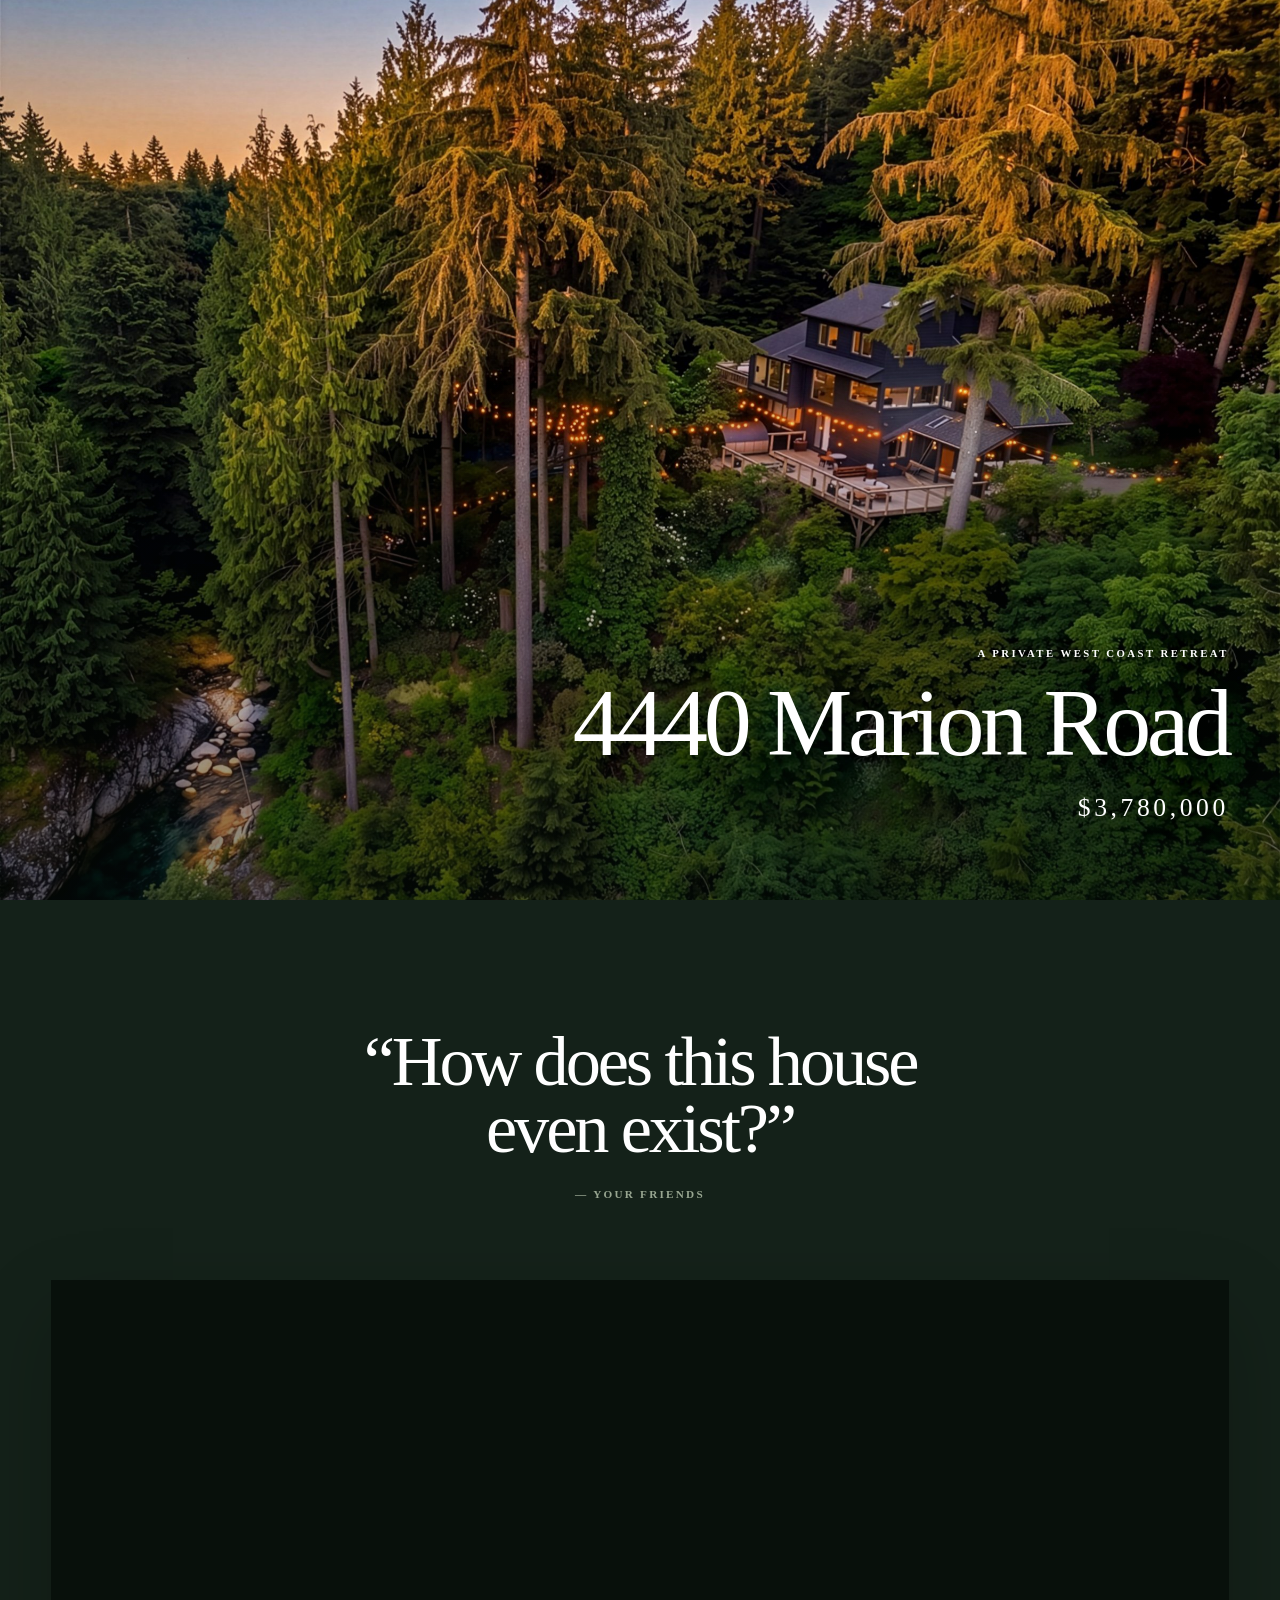
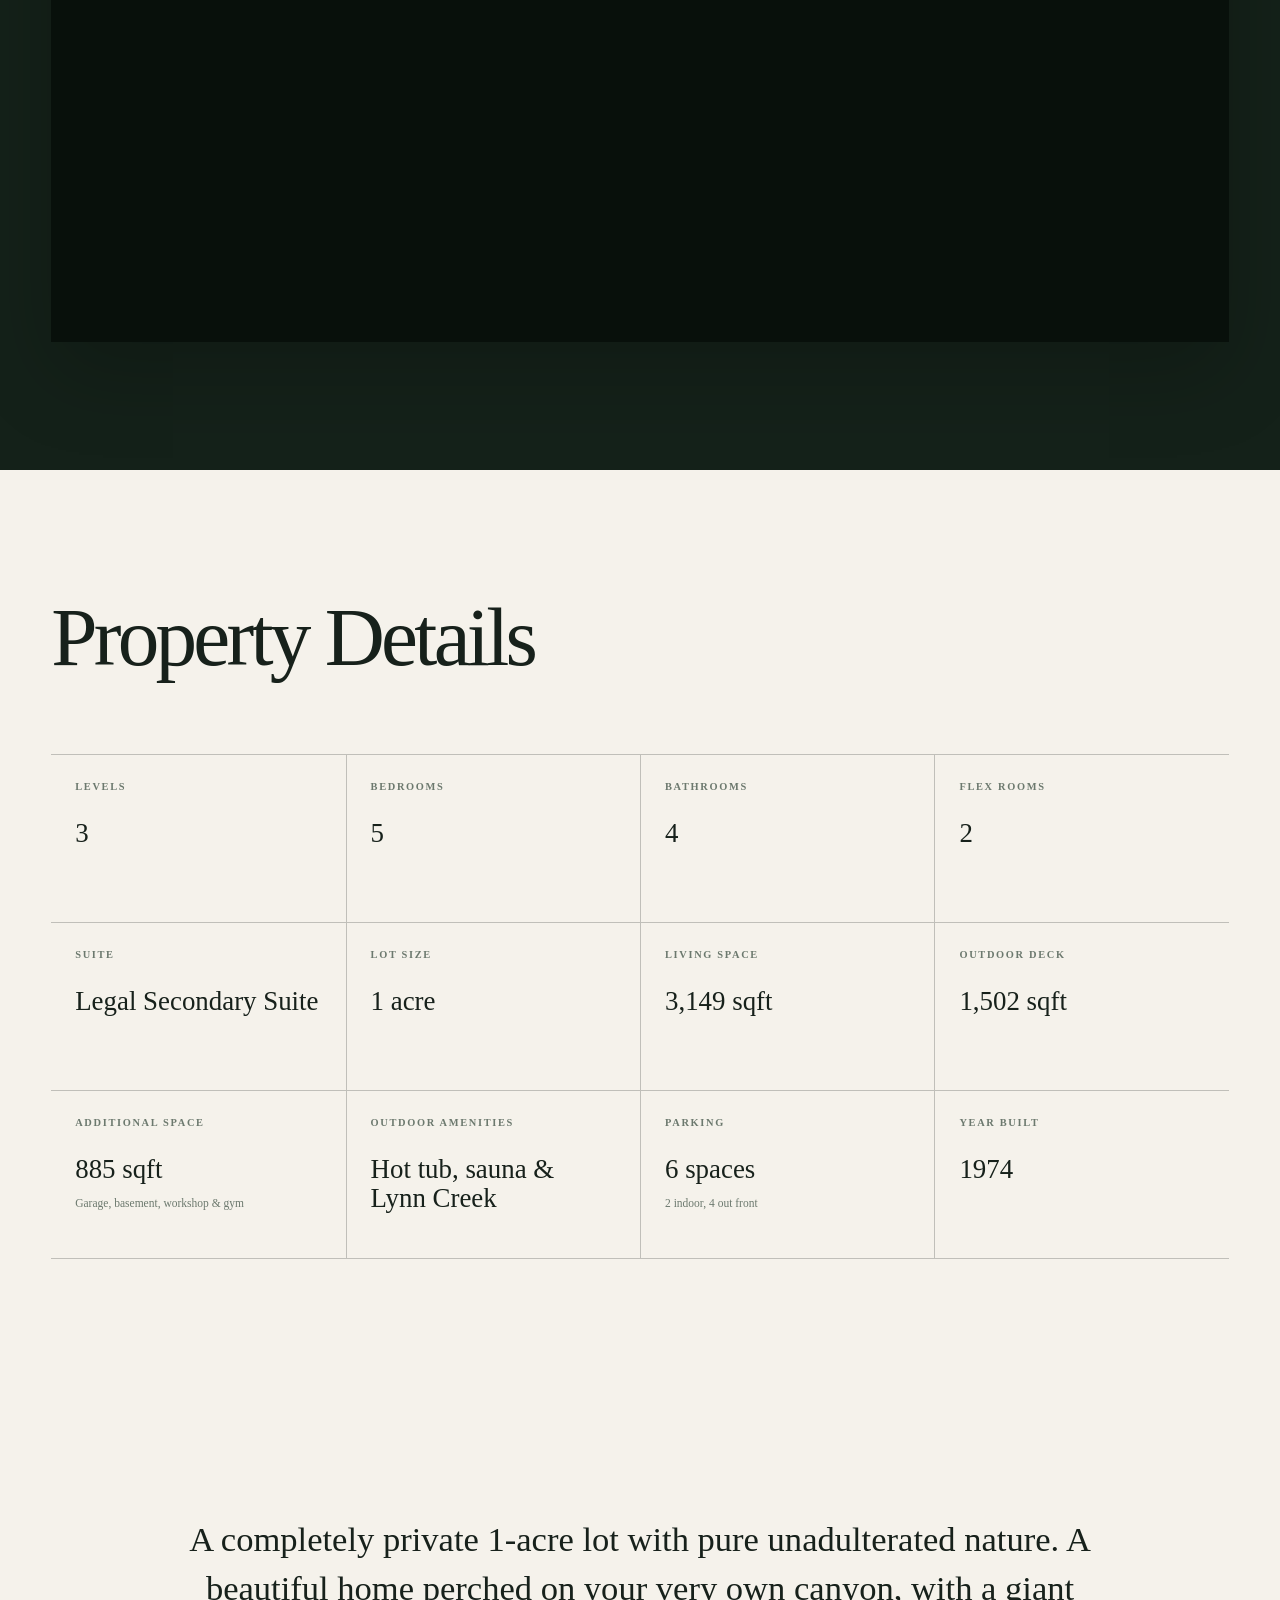
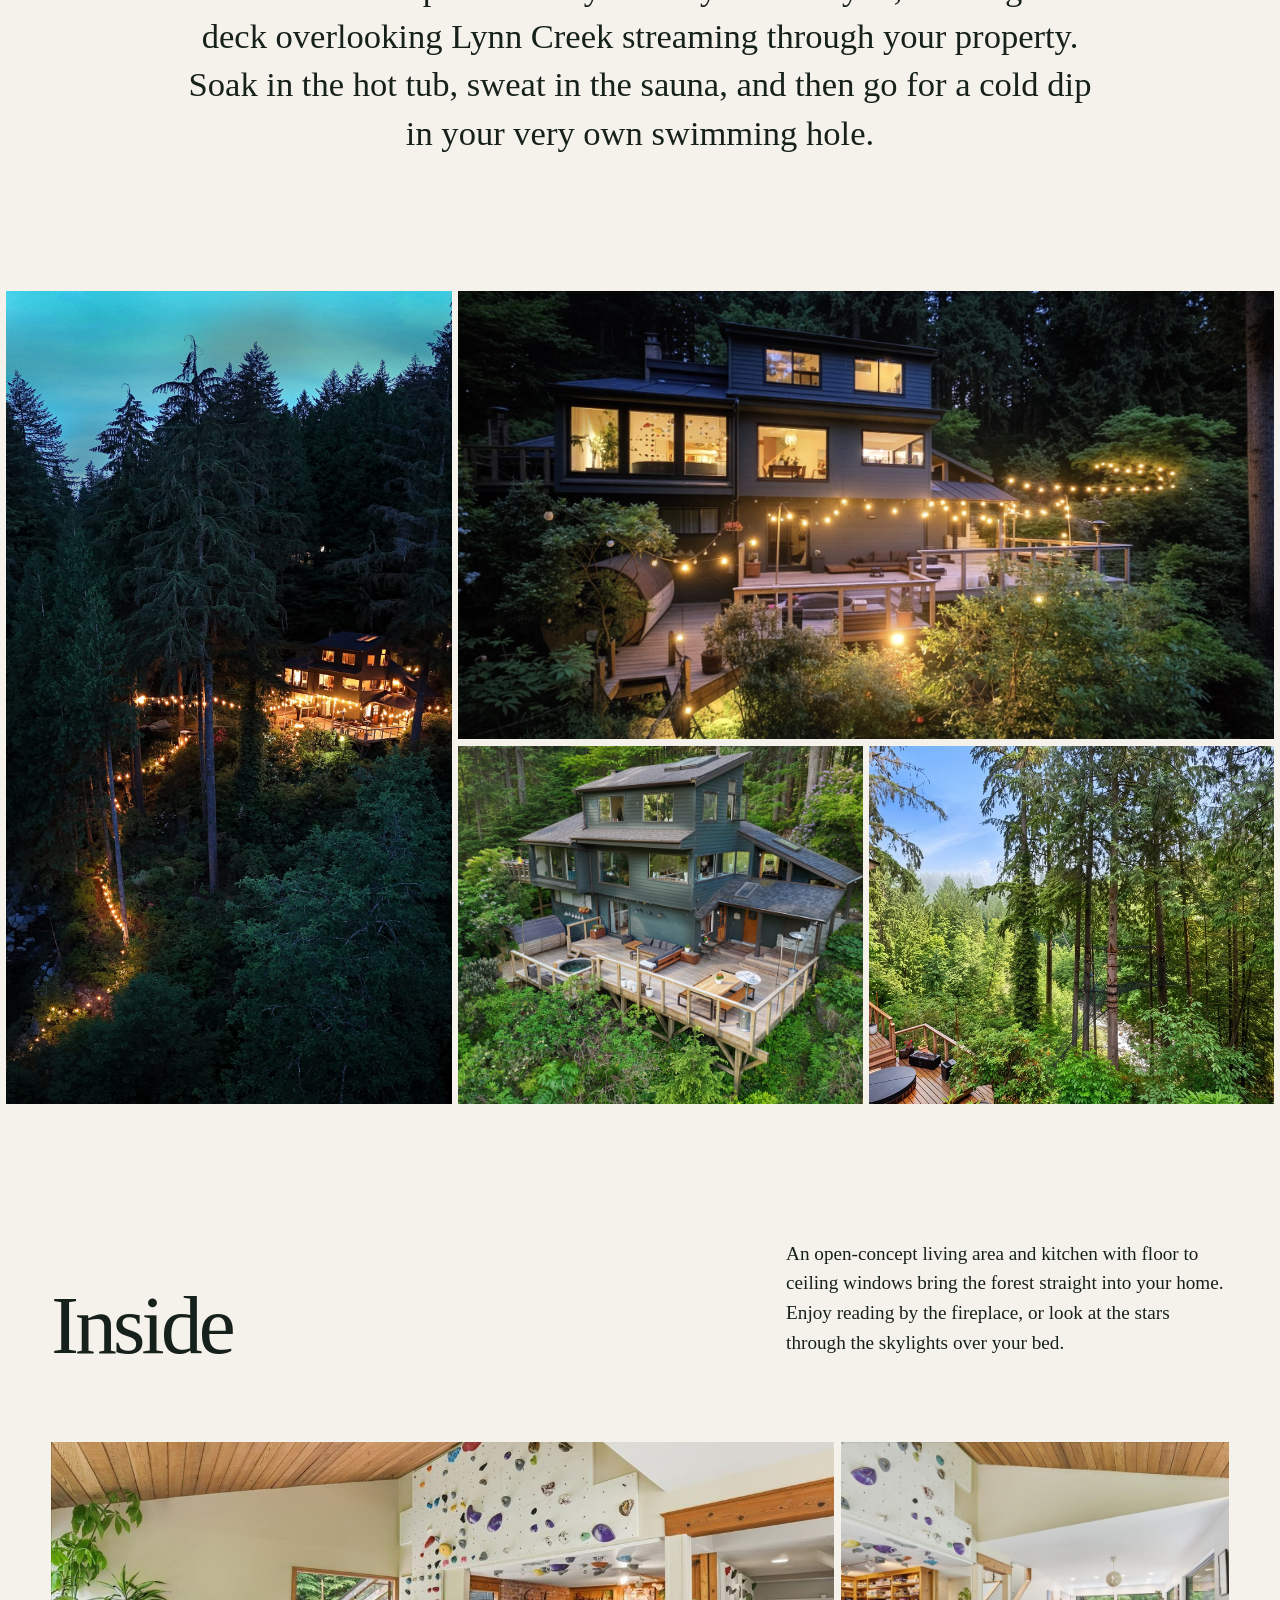
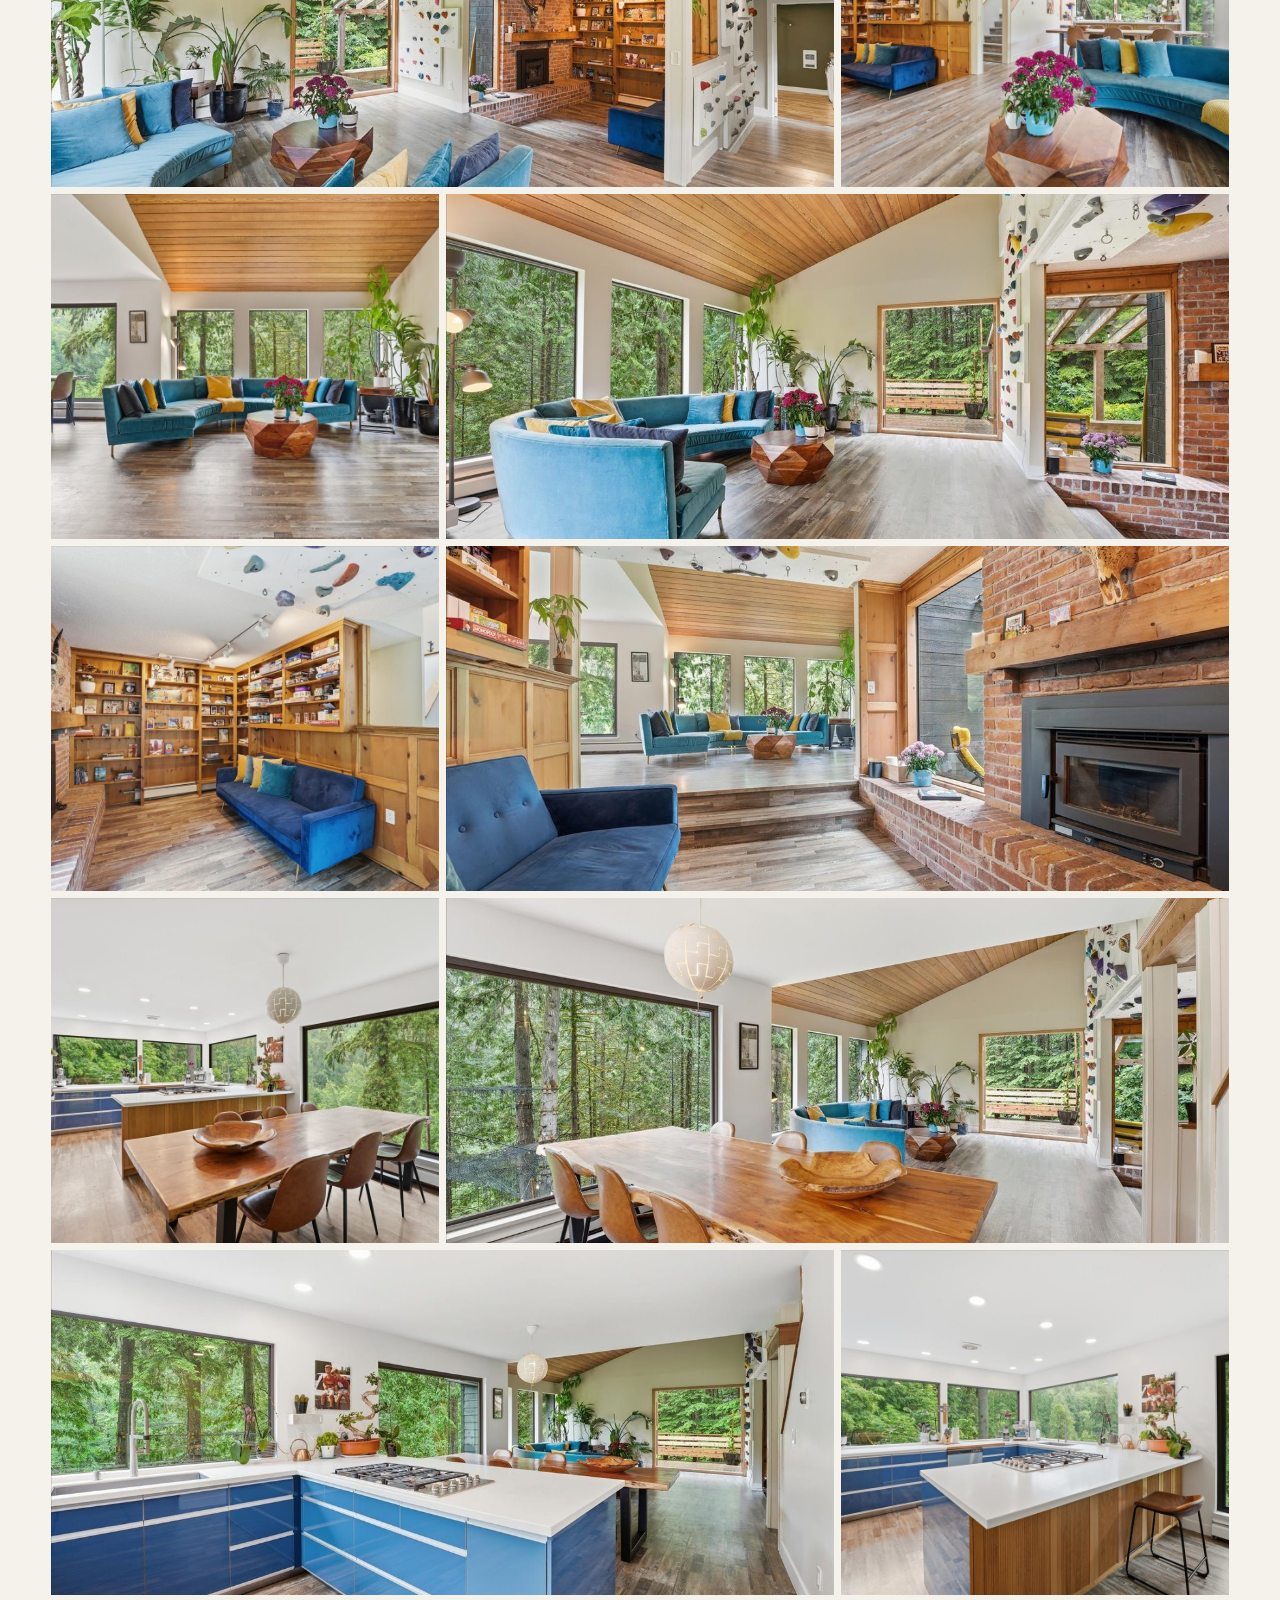
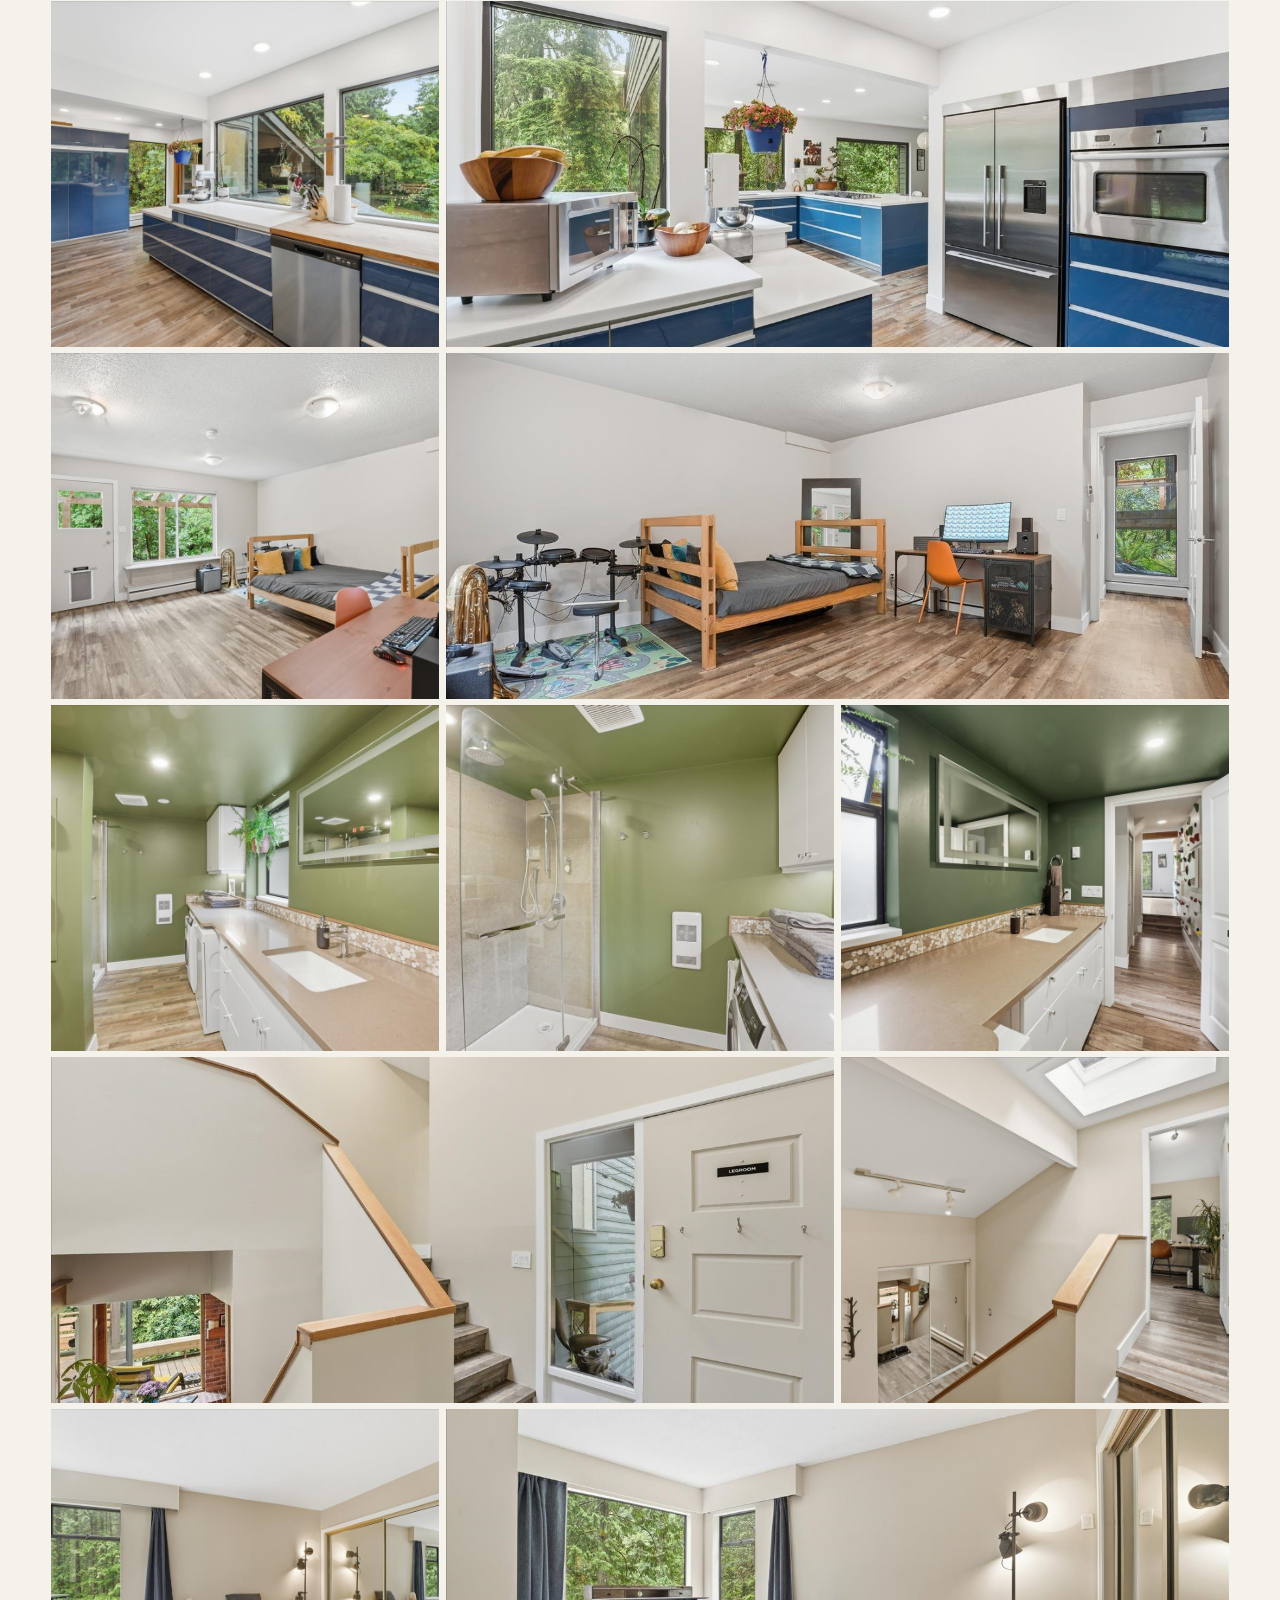
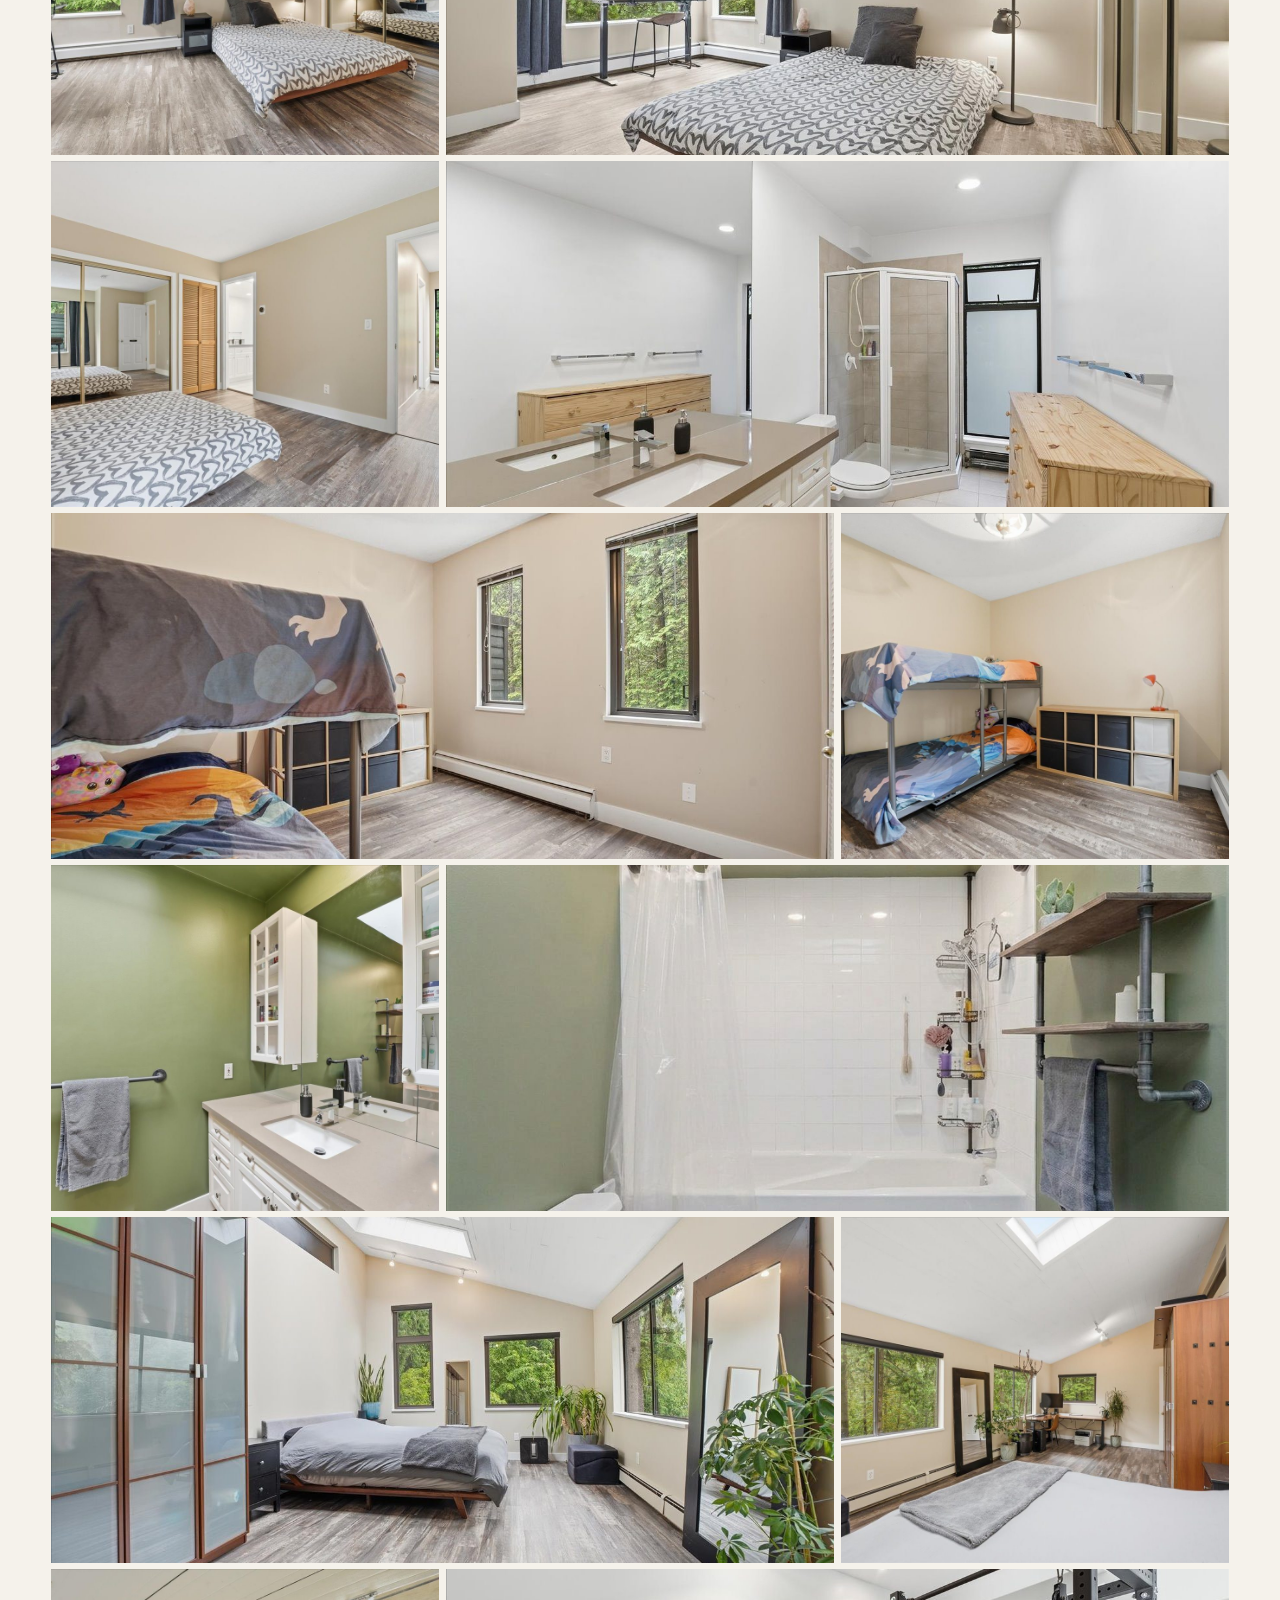
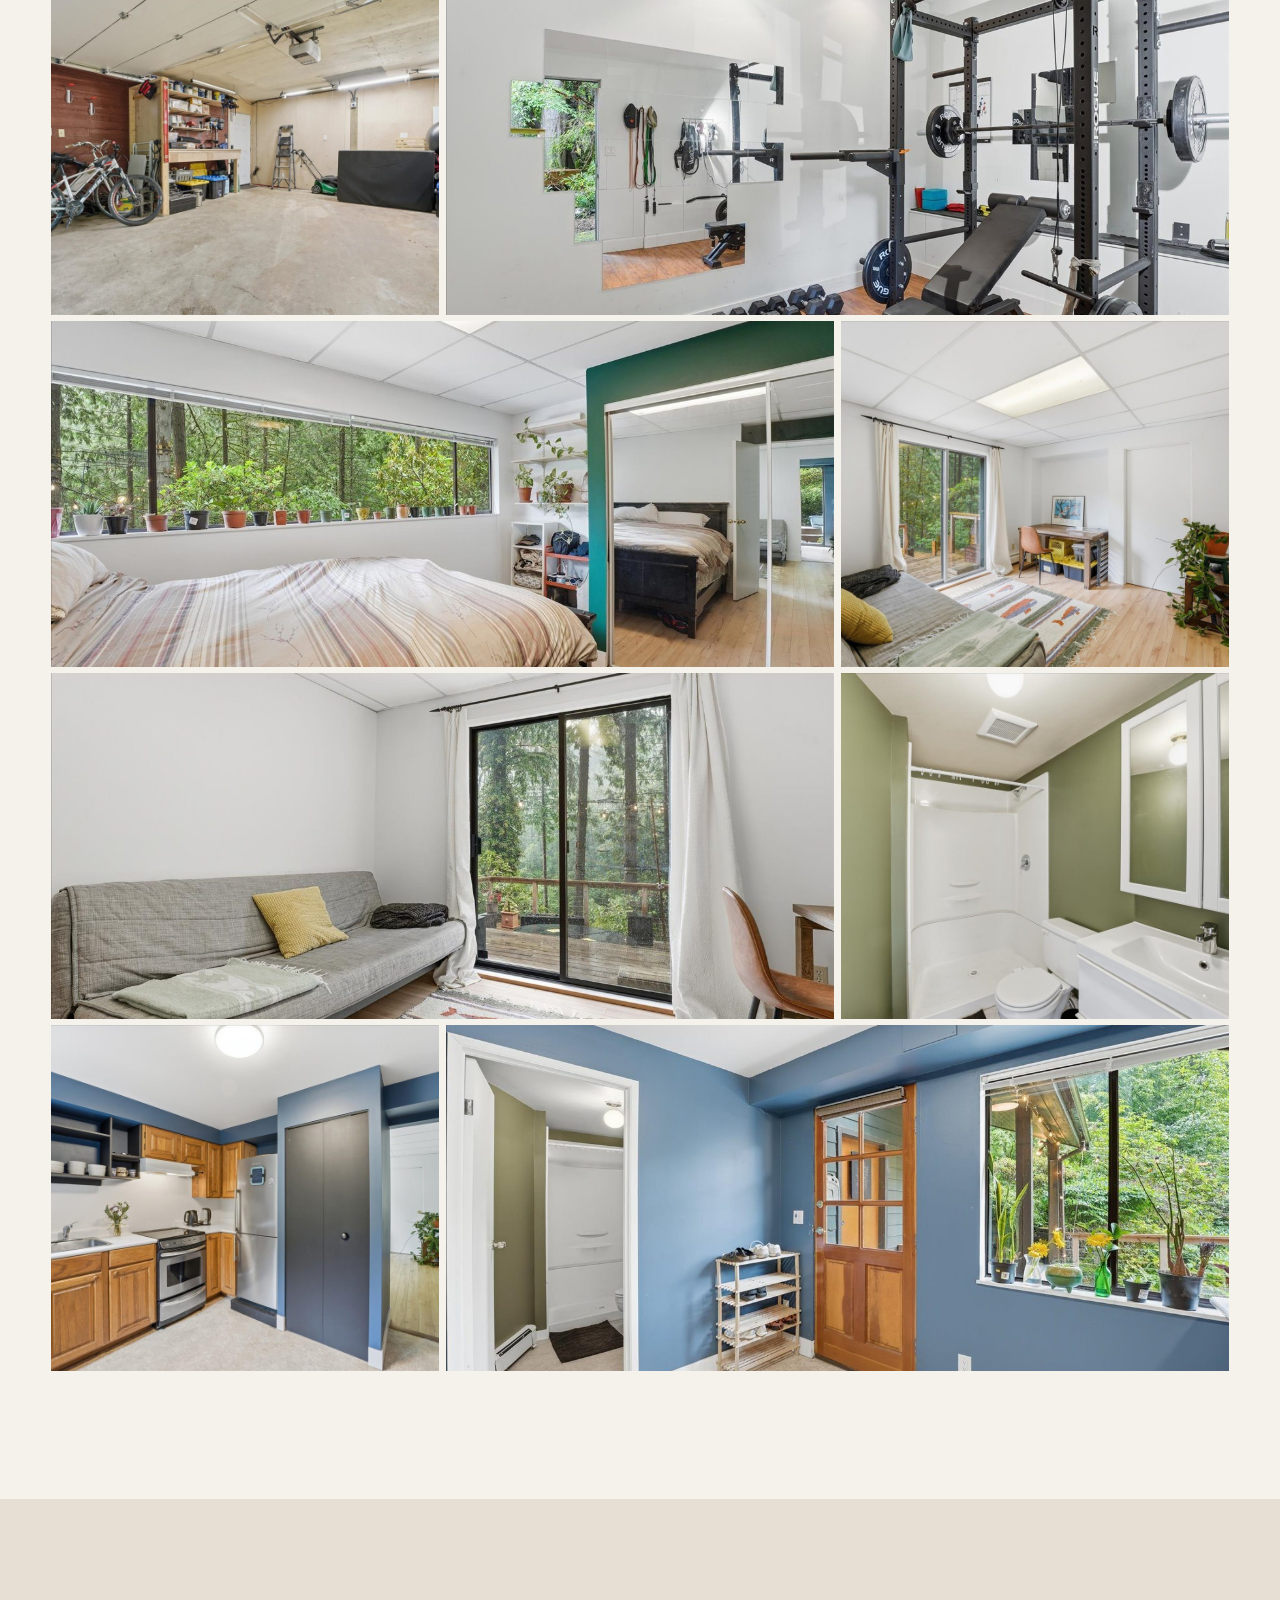
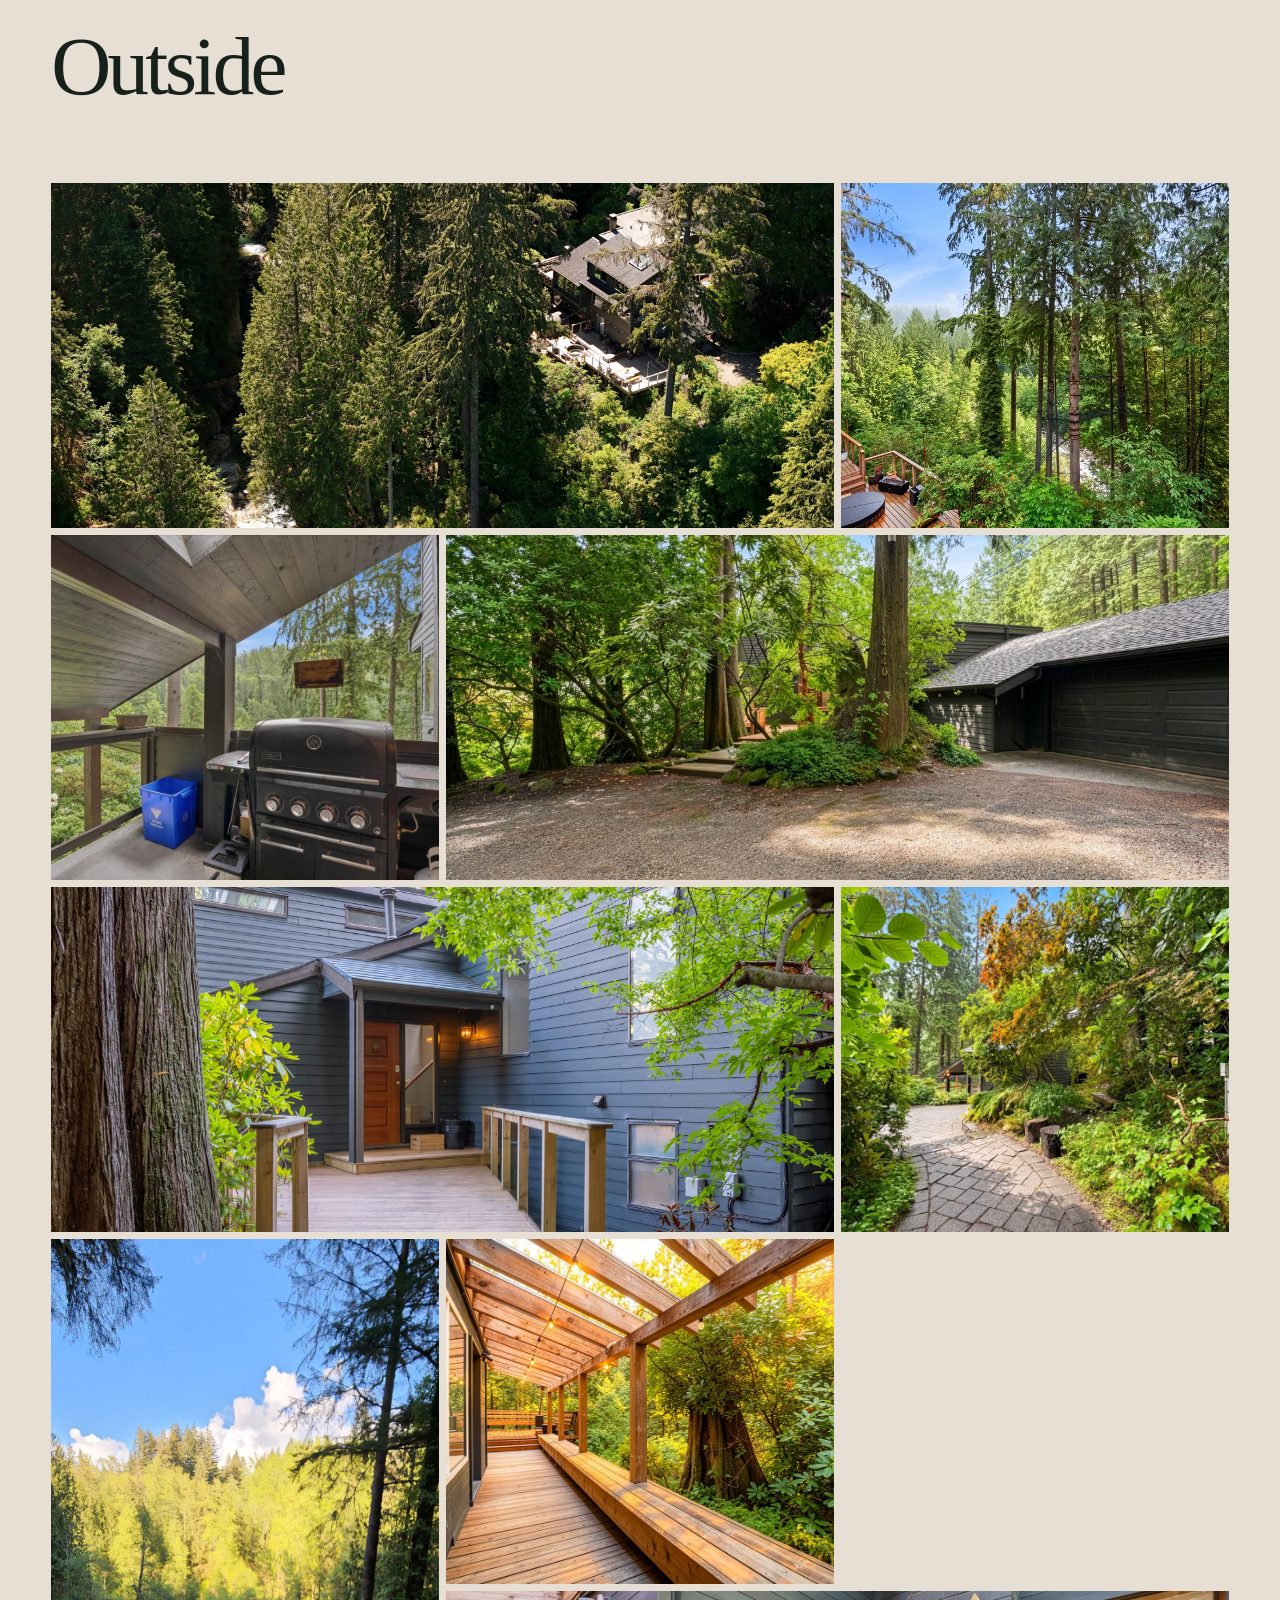
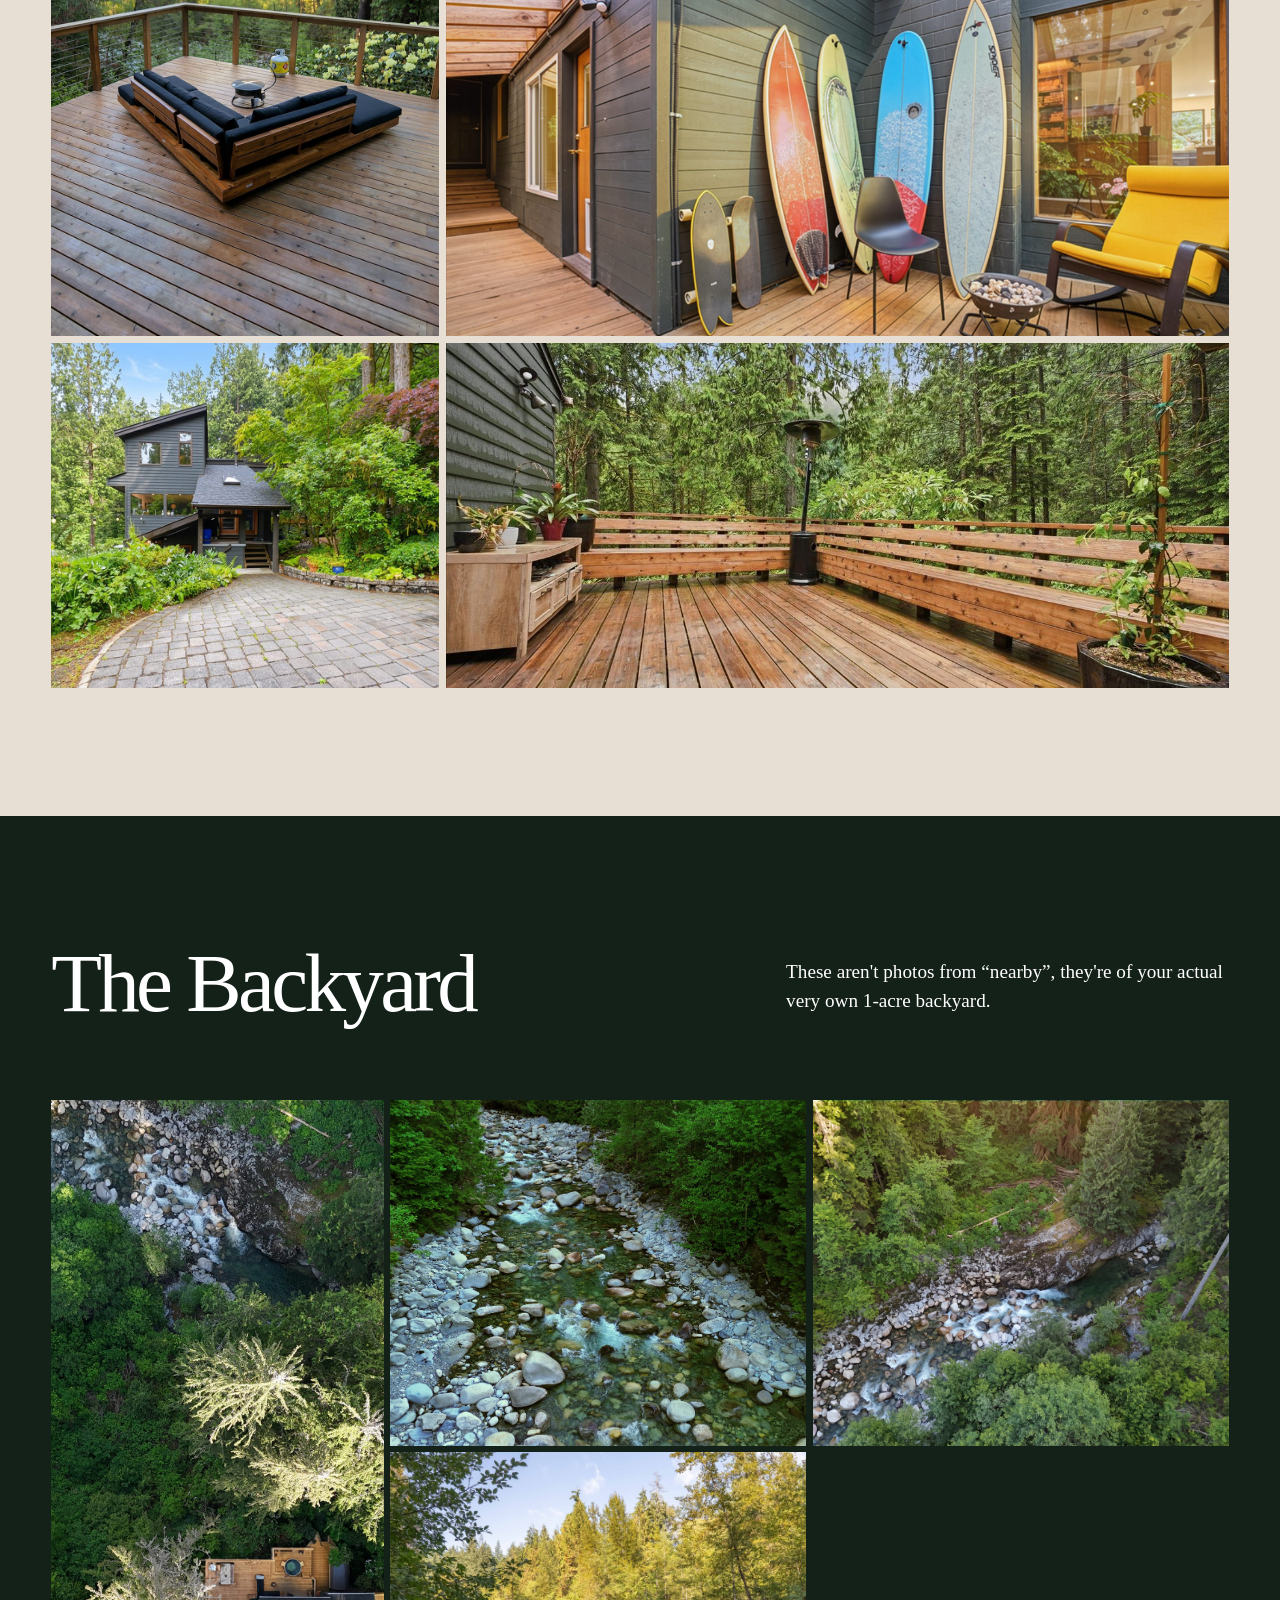
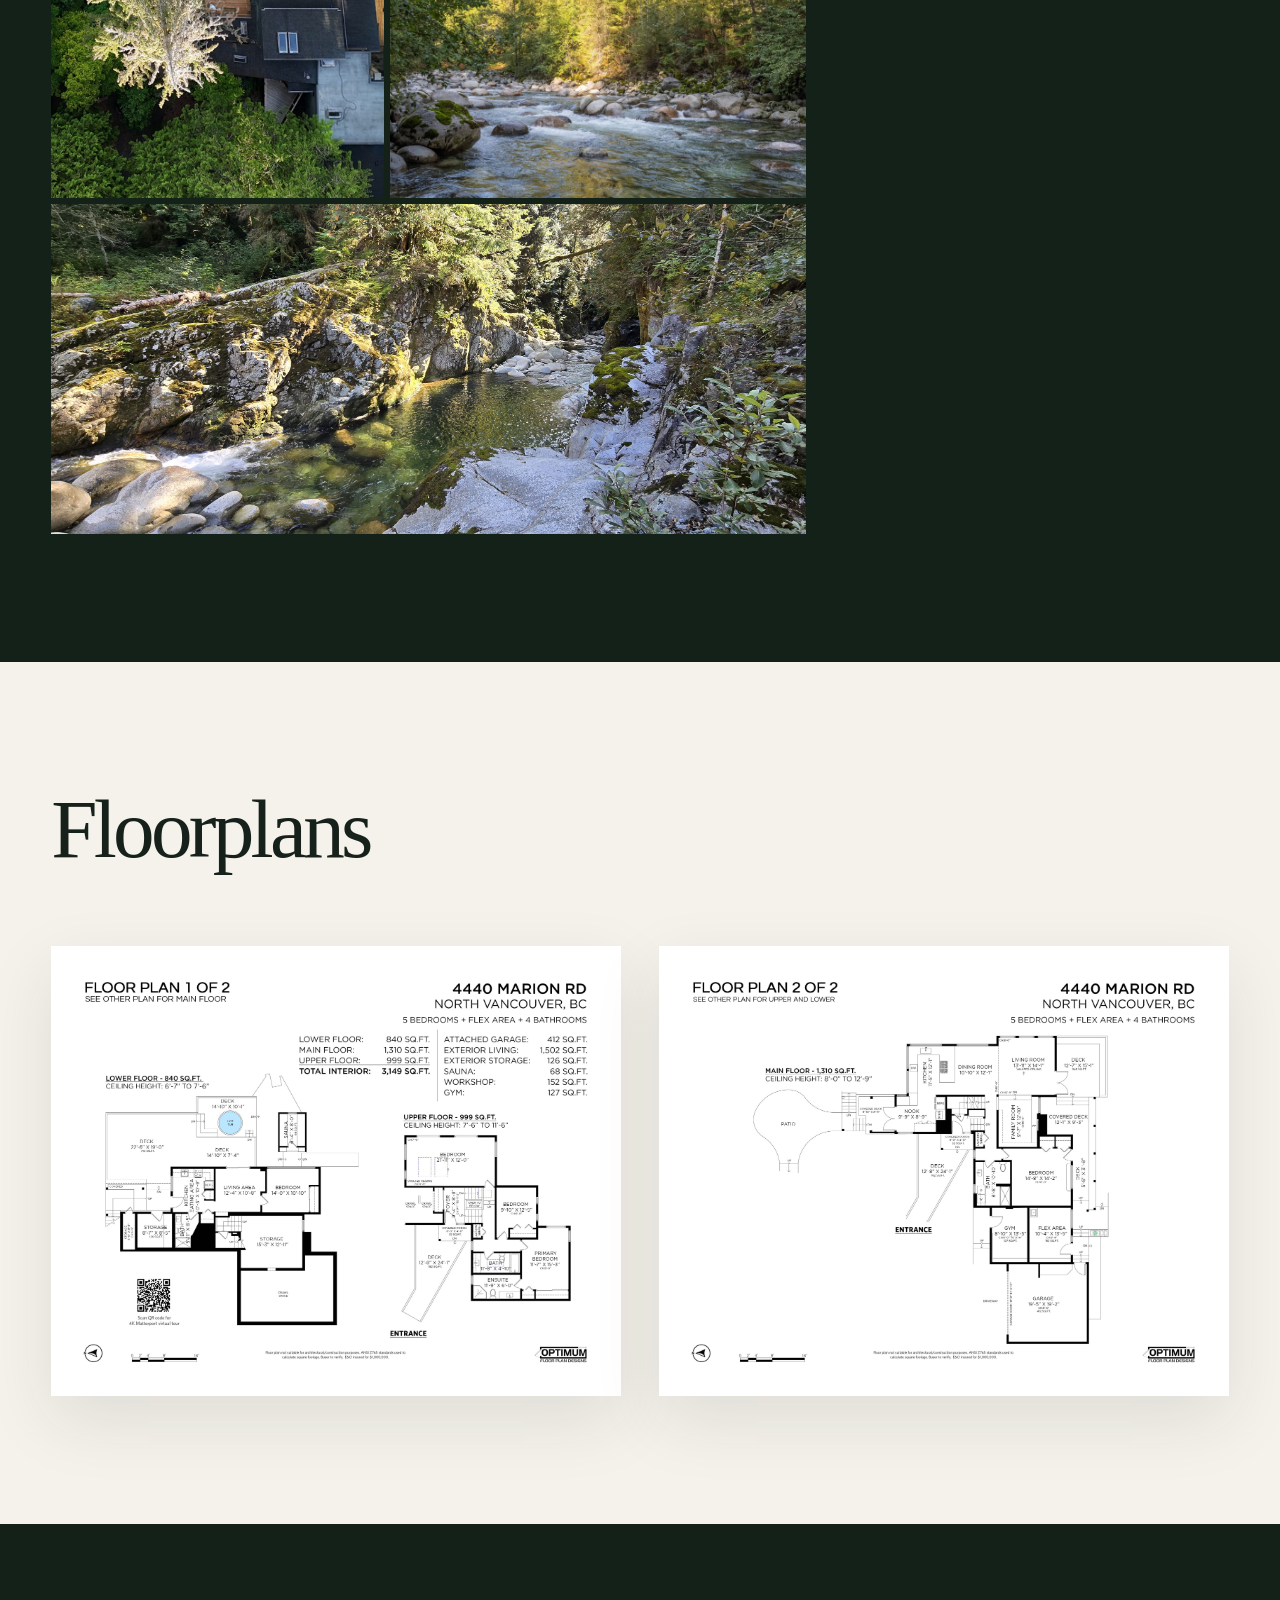
<file: index.html>
<!doctype html>
<html lang="en">
<head>
  <meta charset="utf-8">
  <meta name="viewport" content="width=device-width, initial-scale=1">
  <meta name="description" content="4440 Marion Road — a private one-acre West Coast retreat offered at $3,780,000.">
  <title>4440 Marion Road | $3,780,000</title>
  <link rel="preload" href="img/hero.jpg" as="image">
  <link rel="stylesheet" href="css/style.css">
  <script>document.documentElement.classList.add("js");</script>
</head>
<body>
  <header class="hero" id="top">
    <img src="img/hero.jpg" alt="Aerial view of 4440 Marion Road surrounded by forest">
    <div class="hero-copy">
      <p>a private west coast retreat</p>
      <h1>4440 Marion Road</h1>
      <strong>$3,780,000</strong>
    </div>
  </header>

  <main>
    <section class="section dark" id="video">
      <header class="section-heading quote-heading">
        <h2>“How does this house even exist?”</h2>
        <p class="attribution">— your friends</p>
      </header>
      <div class="embed video-frame">
        <iframe src="https://www.youtube-nocookie.com/embed/m9Cuo2cIgHc?rel=0" title="4440 Marion Road property video" loading="lazy" allow="accelerometer; autoplay; clipboard-write; encrypted-media; gyroscope; picture-in-picture; web-share" allowfullscreen></iframe>
      </div>
    </section>

    <section class="section" id="property-details">
      <header class="section-heading">
        <h2>Property Details</h2>
      </header>
      <dl class="facts">
        <div><dt>Levels</dt><dd>3</dd></div>
        <div><dt>Bedrooms</dt><dd>5</dd></div>
        <div><dt>Bathrooms</dt><dd>4</dd></div>
        <div><dt>Flex rooms</dt><dd>2</dd></div>
        <div><dt>Suite</dt><dd>Legal Secondary Suite</dd></div>
        <div><dt>Lot size</dt><dd>1 acre</dd></div>
        <div><dt>Living space</dt><dd>3,149 sqft</dd></div>
        <div><dt>Outdoor deck</dt><dd>1,502 sqft</dd></div>
        <div><dt>Additional space</dt><dd>885 sqft</dd><small>Garage, basement, workshop &amp; gym</small></div>
        <div><dt>Outdoor amenities</dt><dd>Hot tub, sauna &amp; Lynn Creek</dd></div>
        <div><dt>Parking</dt><dd>6 spaces</dd><small>2 indoor, 4 out front</small></div>
        <div><dt>Year built</dt><dd>1974</dd></div>
      </dl>
    </section>

    <section class="story">
      <p>A completely private 1-acre lot with pure unadulterated nature. A beautiful home perched on your very own canyon, with a giant deck overlooking Lynn Creek streaming through your property. Soak in the hot tub, sweat in the sauna, and then go for a cold dip in your very own swimming hole.</p>
    </section>

    <section class="photo-grid overview-grid" aria-label="Property overview gallery">
      <input class="photo-toggle" type="checkbox" id="sub-01" aria-label="Enlarge aerial overview"><label class="photo tall" for="sub-01"><img src="img/sub-hero/overview.jpg" alt="Aerial overview of the wooded property" loading="lazy"><span>Close</span></label>
      <input class="photo-toggle" type="checkbox" id="sub-02" aria-label="Enlarge creek-facing property view"><label class="photo wide" for="sub-02"><img src="img/sub-hero/facing.jpg" alt="View toward the property across the creek" loading="lazy"><span>Close</span></label>
      <input class="photo-toggle" type="checkbox" id="sub-03" aria-label="Enlarge daytime house view"><label class="photo" for="sub-03"><img src="img/sub-hero/house-day.jpg" alt="House surrounded by mature trees" loading="lazy"><span>Close</span></label>
      <input class="photo-toggle" type="checkbox" id="sub-04" aria-label="Enlarge backyard view"><label class="photo" for="sub-04"><img src="img/sub-hero/backyard.jpg" alt="Backyard and outdoor decks" loading="lazy"><span>Close</span></label>
    </section>

    <section class="section gallery-section" id="inside">
      <header class="section-heading split-heading">
        <h2>Inside</h2>
        <p>An open-concept living area and kitchen with floor to ceiling windows bring the forest straight into your home. Enjoy reading by the fireplace, or look at the stars through the skylights over your bed.</p>
      </header>
      <div class="photo-grid gallery-grid">
        <input class="photo-toggle" type="checkbox" id="in-01" aria-label="Enlarge living room with climbing wall"><label class="photo wide" for="in-01"><img src="img/inside/living-room-climbing-wall.jpg" alt="Living room with climbing wall" loading="lazy"><span>Close</span></label>
        <input class="photo-toggle" type="checkbox" id="in-02" aria-label="Enlarge living room and library"><label class="photo" for="in-02"><img src="img/inside/living-room-library.jpg" alt="Living room and library" loading="lazy"><span>Close</span></label>
        <input class="photo-toggle" type="checkbox" id="in-03" aria-label="Enlarge living room opening outdoors"><label class="photo" for="in-03"><img src="img/inside/living-room-to-outside.jpg" alt="Living room opening to the outdoors" loading="lazy"><span>Close</span></label>
        <input class="photo-toggle" type="checkbox" id="in-04" aria-label="Enlarge living room and upper deck"><label class="photo wide" for="in-04"><img src="img/inside/living-room-to-upper-deck.jpg" alt="Living room opening onto the upper deck" loading="lazy"><span>Close</span></label>
        <input class="photo-toggle" type="checkbox" id="in-05" aria-label="Enlarge home library"><label class="photo" for="in-05"><img src="img/inside/library.jpg" alt="Home library" loading="lazy"><span>Close</span></label>
        <input class="photo-toggle" type="checkbox" id="in-06" aria-label="Enlarge library and living room"><label class="photo wide" for="in-06"><img src="img/inside/library-to-living-room.jpg" alt="Library looking into the living room" loading="lazy"><span>Close</span></label>
        <input class="photo-toggle" type="checkbox" id="in-07" aria-label="Enlarge dining area"><label class="photo" for="in-07"><img src="img/inside/dining-area.jpg" alt="Dining area" loading="lazy"><span>Close</span></label>
        <input class="photo-toggle" type="checkbox" id="in-08" aria-label="Enlarge dining area and living room"><label class="photo wide" for="in-08"><img src="img/inside/dining-area-to-living-room.jpg" alt="Dining area looking toward the living room" loading="lazy"><span>Close</span></label>
        <input class="photo-toggle" type="checkbox" id="in-09" aria-label="Enlarge kitchen"><label class="photo wide" for="in-09"><img src="img/inside/kitchen.jpg" alt="Open kitchen" loading="lazy"><span>Close</span></label>
        <input class="photo-toggle" type="checkbox" id="in-10" aria-label="Enlarge kitchen from dining area"><label class="photo" for="in-10"><img src="img/inside/kitchen-from-dining-area.jpg" alt="Kitchen viewed from the dining area" loading="lazy"><span>Close</span></label>
        <input class="photo-toggle" type="checkbox" id="in-11" aria-label="Enlarge kitchen and pantry"><label class="photo" for="in-11"><img src="img/inside/kitchen-to-pantry.jpg" alt="Kitchen and pantry" loading="lazy"><span>Close</span></label>
        <input class="photo-toggle" type="checkbox" id="in-12" aria-label="Enlarge pantry toward kitchen"><label class="photo wide" for="in-12"><img src="img/inside/pantry-to-kitchen.jpg" alt="Pantry looking into the kitchen" loading="lazy"><span>Close</span></label>
        <input class="photo-toggle" type="checkbox" id="in-13" aria-label="Enlarge play room"><label class="photo" for="in-13"><img src="img/inside/play-room-1.jpg" alt="Play room" loading="lazy"><span>Close</span></label>
        <input class="photo-toggle" type="checkbox" id="in-14" aria-label="Enlarge second play room view"><label class="photo wide" for="in-14"><img src="img/inside/play-room-2.jpg" alt="Second view of the play room" loading="lazy"><span>Close</span></label>
        <input class="photo-toggle" type="checkbox" id="in-15" aria-label="Enlarge main floor bathroom vanity"><label class="photo" for="in-15"><img src="img/inside/main-floor-bathroom-2.jpg" alt="Main floor bathroom vanity" loading="lazy"><span>Close</span></label>
        <input class="photo-toggle" type="checkbox" id="in-16" aria-label="Enlarge main floor bathroom shower"><label class="photo" for="in-16"><img src="img/inside/main-floor-bathroom-3.jpg" alt="Main floor bathroom shower" loading="lazy"><span>Close</span></label>
        <input class="photo-toggle" type="checkbox" id="in-17" aria-label="Enlarge main floor bathroom detail"><label class="photo" for="in-17"><img src="img/inside/main-floor-bathroom-4.jpg" alt="Main floor bathroom detail" loading="lazy"><span>Close</span></label>
        <input class="photo-toggle" type="checkbox" id="in-18" aria-label="Enlarge upper hallway"><label class="photo wide" for="in-18"><img src="img/inside/hallway-up.jpg" alt="Upper hallway" loading="lazy"><span>Close</span></label>
        <input class="photo-toggle" type="checkbox" id="in-19" aria-label="Enlarge lower hallway"><label class="photo" for="in-19"><img src="img/inside/hallway-down.jpg" alt="Lower hallway" loading="lazy"><span>Close</span></label>
        <input class="photo-toggle" type="checkbox" id="in-20" aria-label="Enlarge upper bedroom two"><label class="photo" for="in-20"><img src="img/inside/upper-bedroom-2-1.jpg" alt="Upper bedroom two" loading="lazy"><span>Close</span></label>
        <input class="photo-toggle" type="checkbox" id="in-21" aria-label="Enlarge upper bedroom two windows"><label class="photo wide" for="in-21"><img src="img/inside/upper-bedroom-2-2.jpg" alt="Upper bedroom two windows" loading="lazy"><span>Close</span></label>
        <input class="photo-toggle" type="checkbox" id="in-22" aria-label="Enlarge upper bedroom two detail"><label class="photo" for="in-22"><img src="img/inside/upper-bedroom-2-4.jpg" alt="Upper bedroom two detail" loading="lazy"><span>Close</span></label>
        <input class="photo-toggle" type="checkbox" id="in-23" aria-label="Enlarge upper bedroom two ensuite"><label class="photo wide" for="in-23"><img src="img/inside/upper-bedroom-2-ensuite-bathroom-1.jpg" alt="Upper bedroom two ensuite bathroom" loading="lazy"><span>Close</span></label>
        <input class="photo-toggle" type="checkbox" id="in-24" aria-label="Enlarge upper bedroom three"><label class="photo wide" for="in-24"><img src="img/inside/upper-bedroom-3-1.jpg" alt="Upper bedroom three" loading="lazy"><span>Close</span></label>
        <input class="photo-toggle" type="checkbox" id="in-25" aria-label="Enlarge second upper bedroom three view"><label class="photo" for="in-25"><img src="img/inside/upper-bedroom-3-2.jpg" alt="Second view of upper bedroom three" loading="lazy"><span>Close</span></label>
        <input class="photo-toggle" type="checkbox" id="in-26" aria-label="Enlarge upper bathroom"><label class="photo" for="in-26"><img src="img/inside/upper-bathroom-1.jpg" alt="Upper bathroom" loading="lazy"><span>Close</span></label>
        <input class="photo-toggle" type="checkbox" id="in-27" aria-label="Enlarge upper bathroom vanity"><label class="photo wide" for="in-27"><img src="img/inside/upper-bathroom-2.jpg" alt="Upper bathroom vanity" loading="lazy"><span>Close</span></label>
        <input class="photo-toggle" type="checkbox" id="in-28" aria-label="Enlarge upper bedroom one"><label class="photo wide" for="in-28"><img src="img/inside/upper-bedroom-1-2.jpg" alt="Upper bedroom one" loading="lazy"><span>Close</span></label>
        <input class="photo-toggle" type="checkbox" id="in-29" aria-label="Enlarge second upper bedroom one view"><label class="photo" for="in-29"><img src="img/inside/upper-bedroom-1-3.jpg" alt="Second view of upper bedroom one" loading="lazy"><span>Close</span></label>
        <input class="photo-toggle" type="checkbox" id="in-30" aria-label="Enlarge garage"><label class="photo" for="in-30"><img src="img/inside/garage.jpg" alt="Indoor garage" loading="lazy"><span>Close</span></label>
        <input class="photo-toggle" type="checkbox" id="in-31" aria-label="Enlarge home gym"><label class="photo wide" for="in-31"><img src="img/inside/gym.jpg" alt="Home gym" loading="lazy"><span>Close</span></label>
        <input class="photo-toggle" type="checkbox" id="in-32" aria-label="Enlarge secondary suite bedroom"><label class="photo wide" for="in-32"><img src="img/inside/secondary-suite-bedroom.jpg" alt="Secondary suite bedroom" loading="lazy"><span>Close</span></label>
        <input class="photo-toggle" type="checkbox" id="in-33" aria-label="Enlarge secondary suite living room"><label class="photo" for="in-33"><img src="img/inside/secondary-suite-living-room-1.jpg" alt="Secondary suite living room" loading="lazy"><span>Close</span></label>
        <input class="photo-toggle" type="checkbox" id="in-34" aria-label="Enlarge second secondary suite living room view"><label class="photo wide" for="in-34"><img src="img/inside/secondary-suite-living-room-2.jpg" alt="Second view of the secondary suite living room" loading="lazy"><span>Close</span></label>
        <input class="photo-toggle" type="checkbox" id="in-35" aria-label="Enlarge secondary suite bathroom"><label class="photo" for="in-35"><img src="img/inside/secondary-suite-bathroom.jpg" alt="Secondary suite bathroom" loading="lazy"><span>Close</span></label>
        <input class="photo-toggle" type="checkbox" id="in-36" aria-label="Enlarge secondary suite kitchen"><label class="photo" for="in-36"><img src="img/inside/secondary-suite-kitchen-1.jpg" alt="Secondary suite kitchen" loading="lazy"><span>Close</span></label>
        <input class="photo-toggle" type="checkbox" id="in-37" aria-label="Enlarge second secondary suite kitchen view"><label class="photo wide" for="in-37"><img src="img/inside/secondary-suite-kitchen-2.jpg" alt="Second view of the secondary suite kitchen" loading="lazy"><span>Close</span></label>
      </div>
    </section>

    <section class="section gallery-section sand" id="outside">
      <header class="section-heading"><h2>Outside</h2></header>
      <div class="photo-grid gallery-grid">
        <input class="photo-toggle" type="checkbox" id="out-01" aria-label="Enlarge exterior overview"><label class="photo wide" for="out-01"><img src="img/outside/overview.jpg" alt="Overview of the house and surrounding forest" loading="lazy"><span>Close</span></label>
        <input class="photo-toggle" type="checkbox" id="out-02" aria-label="Enlarge backyard"><label class="photo" for="out-02"><img src="img/outside/backyard.jpg" alt="Backyard and outdoor living areas" loading="lazy"><span>Close</span></label>
        <input class="photo-toggle" type="checkbox" id="out-03" aria-label="Enlarge barbecue platform"><label class="photo" for="out-03"><img src="img/outside/bbq-platform-2.jpg" alt="Outdoor barbecue platform" loading="lazy"><span>Close</span></label>
        <input class="photo-toggle" type="checkbox" id="out-04" aria-label="Enlarge front and garage"><label class="photo wide" for="out-04"><img src="img/outside/front-garage-outside.jpg" alt="Front of the house and garage" loading="lazy"><span>Close</span></label>
        <input class="photo-toggle" type="checkbox" id="out-05" aria-label="Enlarge front exterior"><label class="photo wide" for="out-05"><img src="img/outside/front.jpg" alt="Front exterior among mature trees" loading="lazy"><span>Close</span></label>
        <input class="photo-toggle" type="checkbox" id="out-06" aria-label="Enlarge garden path"><label class="photo" for="out-06"><img src="img/outside/garden-path.jpg" alt="Garden path through lush planting" loading="lazy"><span>Close</span></label>
        <input class="photo-toggle" type="checkbox" id="out-07" aria-label="Enlarge lower deck"><label class="photo tall" for="out-07"><img src="img/outside/lower-deck-couch.jpg" alt="Covered lower deck sitting area" loading="lazy"><span>Close</span></label>
        <input class="photo-toggle" type="checkbox" id="out-08" aria-label="Enlarge side exterior"><label class="photo" for="out-08"><img src="img/outside/side-1.jpg" alt="Side exterior of the house" loading="lazy"><span>Close</span></label>
        <input class="photo-toggle" type="checkbox" id="out-09" aria-label="Enlarge second side exterior"><label class="photo wide" for="out-09"><img src="img/outside/side-2.jpg" alt="Second side exterior view" loading="lazy"><span>Close</span></label>
        <input class="photo-toggle" type="checkbox" id="out-10" aria-label="Enlarge side yard"><label class="photo" for="out-10"><img src="img/outside/side-yard.jpg" alt="Green side yard" loading="lazy"><span>Close</span></label>
        <input class="photo-toggle" type="checkbox" id="out-11" aria-label="Enlarge upper deck"><label class="photo wide" for="out-11"><img src="img/outside/upper-side-deck-1.jpg" alt="Upper side deck" loading="lazy"><span>Close</span></label>
      </div>
    </section>

    <section class="section gallery-section dark" id="backyard">
      <header class="section-heading split-heading light-heading">
        <h2>The Backyard</h2>
        <p>These aren't photos from “nearby”, they're of your actual very own 1-acre backyard.</p>
      </header>
      <div class="photo-grid creek-grid">
        <input class="photo-toggle" type="checkbox" id="creek-01" aria-label="Enlarge aerial creek view"><label class="photo tall" for="creek-01"><img src="img/creek/aerial.jpg" alt="Aerial view of the creek through the property" loading="lazy"><span>Close</span></label>
        <input class="photo-toggle" type="checkbox" id="creek-02" aria-label="Enlarge first creek view"><label class="photo" for="creek-02"><img src="img/creek/creek-1.jpg" alt="Creek flowing over mossy rocks" loading="lazy"><span>Close</span></label>
        <input class="photo-toggle" type="checkbox" id="creek-03" aria-label="Enlarge second creek view"><label class="photo" for="creek-03"><img src="img/creek/creek-2.jpg" alt="A quiet stretch of creek" loading="lazy"><span>Close</span></label>
        <input class="photo-toggle" type="checkbox" id="creek-04" aria-label="Enlarge forest creek view"><label class="photo" for="creek-04"><img src="img/creek/creek-4.jpg" alt="Creek beneath the forest canopy" loading="lazy"><span>Close</span></label>
        <input class="photo-toggle" type="checkbox" id="creek-05" aria-label="Enlarge swimming hole"><label class="photo wide" for="creek-05"><img src="img/creek/swimming-hole.jpg" alt="Natural swimming hole on the property" loading="lazy"><span>Close</span></label>
      </div>
    </section>

    <section class="section gallery-section" id="floorplans">
      <header class="section-heading"><h2>Floorplans</h2></header>
      <div class="photo-grid floorplan-grid">
        <input class="photo-toggle" type="checkbox" id="plan-01" aria-label="Enlarge first floorplan"><label class="photo plan" for="plan-01"><img src="img/floor-plan/floor-plan-1.jpg" alt="First floorplan for 4440 Marion Road" loading="lazy"><span>Close</span></label>
        <input class="photo-toggle" type="checkbox" id="plan-02" aria-label="Enlarge second floorplan"><label class="photo plan" for="plan-02"><img src="img/floor-plan/floor-plan-2.jpg" alt="Second floorplan for 4440 Marion Road" loading="lazy"><span>Close</span></label>
      </div>
    </section>

    <section class="section dark" id="walkthrough">
      <header class="section-heading light-heading"><h2>Walkthrough</h2></header>
      <div class="embed tour-frame">
        <iframe src="https://my.matterport.com/show/?m=BU3Tge4Ar7b" title="Interactive walkthrough of 4440 Marion Road" loading="lazy" allow="fullscreen; xr-spatial-tracking" allowfullscreen></iframe>
      </div>
    </section>

    <section class="section location" id="location">
      <header class="section-heading split-heading">
        <h2>Location</h2>
        <p>Your own secluded oasis tucked away in the woods, where the Varley Trail begins, and Rice Lake around the corner. Just 5 minutes from Lynn Shopping Centre, and 25 minutes from downtown.</p>
      </header>
      <div class="map-frame">
        <iframe src="https://www.google.com/maps?q=4440%20Marion%20Road%2C%20North%20Vancouver%2C%20BC&amp;output=embed" title="Map showing 4440 Marion Road" loading="lazy" referrerpolicy="no-referrer-when-downgrade" allowfullscreen></iframe>
      </div>
    </section>

    <section class="contact" id="contact">
      <img src="img/house-night.jpg" alt="4440 Marion Road illuminated at night" loading="lazy">
      <div class="contact-copy">
        <h2>Contact</h2>
        <p>Email <a href="mailto:contact@jaapsuter.com">contact@jaapsuter.com</a> for more information.</p>
        <a class="button" href="https://bode.ca/listings/19180470" target="_blank" rel="noopener noreferrer">Book a showing with Bode</a>
      </div>
    </section>
  </main>

  <footer>
    <a href="#top">4440 Marion Road</a>
    <span>Offered at $3,780,000</span>
  </footer>

  <script>
    (() => {
      const galleries = document.querySelectorAll(".photo-grid");

      galleries.forEach((gallery) => {
        const toggles = [...gallery.querySelectorAll(".photo-toggle")];
        if (toggles.length < 2) return;

        toggles.forEach((toggle, index) => {
          const photo = toggle.nextElementSibling;
          const previous = document.createElement("button");
          const next = document.createElement("button");

          previous.type = next.type = "button";
          previous.className = "lightbox-nav lightbox-prev";
          next.className = "lightbox-nav lightbox-next";
          previous.setAttribute("aria-label", "Previous picture");
          next.setAttribute("aria-label", "Next picture");
          previous.textContent = "◀";
          next.textContent = "▶";

          const show = (newIndex) => {
            toggle.checked = false;
            toggles[(newIndex + toggles.length) % toggles.length].checked = true;
          };

          previous.addEventListener("click", (event) => {
            event.preventDefault();
            event.stopPropagation();
            show(index - 1);
          });

          next.addEventListener("click", (event) => {
            event.preventDefault();
            event.stopPropagation();
            show(index + 1);
          });

          toggle.addEventListener("change", () => {
            if (toggle.checked) {
              document.querySelectorAll(".photo-toggle:checked").forEach((openToggle) => {
                if (openToggle !== toggle) openToggle.checked = false;
              });
            }
          });

          photo.append(previous, next);
        });
      });

      document.addEventListener("keydown", (event) => {
        const current = document.querySelector(".photo-toggle:checked");
        if (!current) return;

        if (event.key === "Escape") {
          current.checked = false;
          current.focus();
          return;
        }

        if (event.key !== "ArrowLeft" && event.key !== "ArrowRight") return;

        const toggles = [...current.parentElement.querySelectorAll(".photo-toggle")];
        const index = toggles.indexOf(current);
        current.checked = false;
        toggles[(index + (event.key === "ArrowLeft" ? -1 : 1) + toggles.length) % toggles.length].checked = true;
        event.preventDefault();
      });
    })();
  </script>
</body>
</html>
</file>
<file: css/style.css>
:root {
  --ink: #17211b;
  --forest: #142119;
  --paper: #f5f2eb;
  --sand: #e7dfd3;
  --sage: #98a691;
  --white: #fff;
  --gutter: clamp(1.25rem, 4vw, 4.5rem);
  --space: clamp(5rem, 10vw, 10rem);
}

* {
  box-sizing: border-box;
}

html {
  scroll-behavior: smooth;
  background: var(--paper);
}

body {
  margin: 0;
  color: var(--ink);
  background: var(--paper);
  font-family: Georgia, "Times New Roman", Times, serif;
  line-height: 1.55;
  -webkit-font-smoothing: antialiased;
}

body:has(.photo-toggle:checked) {
  overflow: hidden;
}

img {
  display: block;
  max-width: 100%;
}

a {
  color: inherit;
}

.hero {
  position: relative;
  height: 100svh;
  min-height: 42rem;
  overflow: hidden;
  color: var(--white);
  background: var(--forest);
}

.hero > img {
  width: 100%;
  height: 100%;
  object-fit: cover;
  object-position: center;
  animation: reveal 1.5s ease-out both;
}

.hero::after {
  position: absolute;
  inset: 0;
  background: linear-gradient(180deg, transparent 38%, rgba(5, 13, 8, 0.5));
  content: "";
}

.hero-copy {
  position: absolute;
  z-index: 1;
  right: var(--gutter);
  bottom: clamp(3rem, 8vh, 7rem);
  max-width: calc(100% - 2 * var(--gutter));
  text-align: right;
  text-shadow: 0 0.2rem 2rem rgba(0, 0, 0, 0.35);
}

.hero-copy p {
  margin: 0 0 1rem;
  font-size: 0.67rem;
  font-weight: 600;
  letter-spacing: 0.23em;
  text-transform: uppercase;
}

.hero h1,
.section-heading h2,
.contact h2 {
  margin: 0;
  font-weight: 400;
  letter-spacing: -0.045em;
  line-height: 0.95;
}

.hero h1 {
  font-size: clamp(3.4rem, 7.5vw, 7.7rem);
}

.hero strong {
  display: block;
  margin-top: 1.25rem;
  font-size: clamp(1rem, 2vw, 1.6rem);
  font-weight: 400;
  letter-spacing: 0.14em;
}

.section {
  padding: var(--space) var(--gutter);
}

.dark {
  color: var(--white);
  background: var(--forest);
}

.sand {
  background: var(--sand);
}

.section-heading {
  width: min(100%, 96rem);
  margin: 0 auto clamp(3rem, 6vw, 5rem);
}

.section-heading h2 {
  font-size: clamp(3rem, 6.5vw, 6.7rem);
}

.quote-heading {
  text-align: center;
}

.quote-heading h2 {
  max-width: 16ch;
  margin: 0 auto;
  font-size: clamp(2.6rem, 5.5vw, 5.7rem);
}

.attribution {
  margin: 1.5rem 0 0;
  color: var(--sage);
  font-size: 0.7rem;
  font-weight: 600;
  letter-spacing: 0.2em;
  text-transform: uppercase;
}

.embed,
.map-frame {
  width: min(100%, 96rem);
  margin: 0 auto;
  overflow: hidden;
  background: #08100b;
  box-shadow: 0 2rem 5rem rgba(0, 0, 0, 0.2);
}

.video-frame {
  aspect-ratio: 16 / 9;
}

.tour-frame {
  height: min(78vh, 55rem);
  min-height: 31rem;
}

.embed iframe,
.map-frame iframe {
  width: 100%;
  height: 100%;
  border: 0;
}

.facts {
  display: grid;
  grid-template-columns: repeat(4, 1fr);
  width: min(100%, 96rem);
  margin: 0 auto;
  border-top: 1px solid rgba(23, 33, 27, 0.24);
}

.facts div {
  min-height: 10.5rem;
  padding: 1.5rem;
  border-bottom: 1px solid rgba(23, 33, 27, 0.24);
}

.facts div:not(:nth-child(4n + 1)) {
  border-left: 1px solid rgba(23, 33, 27, 0.24);
}

.facts dt {
  margin-bottom: 1.5rem;
  color: #6c796e;
  font-size: 0.65rem;
  font-weight: 600;
  letter-spacing: 0.16em;
  text-transform: uppercase;
}

.facts dd {
  margin: 0;
  font-size: clamp(1.35rem, 2.1vw, 2.15rem);
  font-weight: 400;
  line-height: 1.08;
}

.facts small {
  display: block;
  margin-top: 0.7rem;
  color: #6c796e;
  font-size: 0.72rem;
  line-height: 1.4;
}

.story {
  display: flex;
  justify-content: center;
  width: min(100%, 105rem);
  margin: 0 auto;
  padding: var(--space) var(--gutter);
}

.story > p {
  max-width: 58rem;
  margin: 0;
  font-size: clamp(1.4rem, 2.7vw, 2.5rem);
  line-height: 1.4;
  text-align: center;
}

.split-heading {
  display: grid;
  grid-template-columns: minmax(16rem, 1fr) minmax(18rem, 0.7fr);
  gap: clamp(3rem, 8vw, 9rem);
  align-items: end;
}

.split-heading > p {
  max-width: 39rem;
  margin: 0 0 0.45rem;
  font-size: clamp(1rem, 1.5vw, 1.22rem);
}

.photo-grid {
  display: grid;
  gap: 0.4rem;
}

.photo-toggle {
  position: absolute;
  width: 1px;
  height: 1px;
  opacity: 0;
  pointer-events: none;
}

.photo {
  position: relative;
  min-width: 0;
  overflow: hidden;
  background: #c8cbc4;
  cursor: zoom-in;
}

.photo > img {
  width: 100%;
  height: 100%;
  object-fit: cover;
  transition: filter 500ms ease, transform 700ms cubic-bezier(0.2, 0.7, 0.2, 1);
}

.photo:hover > img {
  filter: brightness(0.9);
  transform: scale(1.025);
}

.photo > span,
.lightbox-nav {
  display: none;
}

.photo-toggle:focus-visible + .photo {
  outline: 3px solid #d2a56d;
  outline-offset: 3px;
}

.photo-toggle:checked + .photo {
  position: fixed;
  z-index: 100;
  inset: 0;
  display: flex;
  align-items: center;
  justify-content: center;
  width: 100%;
  height: 100%;
  padding: clamp(1rem, 4vw, 4rem);
  background: rgba(4, 10, 6, 0.97);
  cursor: zoom-out;
}

.photo-toggle:checked + .photo > img {
  width: auto;
  max-width: 100%;
  height: auto;
  max-height: calc(100vh - 2 * clamp(1rem, 4vw, 4rem));
  object-fit: contain;
  filter: none;
  transform: none;
  box-shadow: 0 1rem 5rem rgba(0, 0, 0, 0.45);
}

.photo-toggle:checked + .photo > span {
  position: absolute;
  top: 1.25rem;
  right: 1.5rem;
  display: block;
  color: var(--white);
  font-size: 0.65rem;
  font-weight: 600;
  letter-spacing: 0.18em;
  text-transform: uppercase;
}

.js .photo-toggle:checked + .photo > .lightbox-nav {
  position: absolute;
  z-index: 2;
  top: 50%;
  display: grid;
  width: 3rem;
  height: 5rem;
  padding: 0;
  border: 0;
  color: rgba(255, 255, 255, 0.72);
  background: transparent;
  font: 1.15rem/1 Georgia, "Times New Roman", Times, serif;
  cursor: pointer;
  place-items: center;
  transform: translateY(-50%);
  transition: color 180ms ease, background 180ms ease;
}

.js .photo-toggle:checked + .photo > .lightbox-nav:hover,
.js .photo-toggle:checked + .photo > .lightbox-nav:focus-visible {
  color: var(--white);
  background: rgba(255, 255, 255, 0.08);
  outline: none;
}

.lightbox-prev {
  left: clamp(0.15rem, 1.5vw, 1.5rem);
}

.lightbox-next {
  right: clamp(0.15rem, 1.5vw, 1.5rem);
}

.overview-grid {
  grid-template-columns: 1.1fr 1fr 1fr;
  grid-template-rows: minmax(22rem, 35vw) minmax(18rem, 28vw);
  padding: 0.4rem;
}

.overview-grid .tall {
  grid-row: 1 / 3;
}

.overview-grid .wide {
  grid-column: 2 / 4;
}

.gallery-section {
  overflow: hidden;
}

.gallery-grid {
  grid-template-columns: repeat(3, minmax(0, 1fr));
  grid-auto-rows: clamp(16rem, 27vw, 30rem);
  width: min(100%, 106rem);
  margin: 0 auto;
}

.gallery-grid .wide {
  grid-column: span 2;
}

.gallery-grid .tall {
  grid-row: span 2;
}

.creek-grid {
  grid-template-columns: 0.8fr 1fr 1fr;
  grid-template-rows: repeat(2, minmax(18rem, 27vw));
  width: min(100%, 106rem);
  margin: 0 auto;
}

.creek-grid .tall {
  grid-row: span 2;
}

.creek-grid .wide {
  grid-column: span 2;
}

.floorplan-grid {
  grid-template-columns: repeat(2, minmax(0, 1fr));
  gap: clamp(1rem, 3vw, 3rem);
  width: min(100%, 100rem);
  margin: 0 auto;
}

.floorplan-grid .plan {
  padding: clamp(0.5rem, 1.7vw, 1.5rem);
  background: var(--white);
  box-shadow: 0 1.5rem 4rem rgba(20, 35, 26, 0.1);
}

.floorplan-grid .plan > img {
  object-fit: contain;
}

.floorplan-grid .photo-toggle:checked + .plan {
  background: rgba(235, 232, 223, 0.98);
}

.floorplan-grid .photo-toggle:checked + .plan > span {
  color: var(--ink);
}

.map-frame {
  height: min(65vh, 44rem);
  min-height: 28rem;
  background: #d8ddd7;
}

.contact {
  position: relative;
  display: grid;
  min-height: 88vh;
  padding: var(--space) var(--gutter);
  place-items: center;
  overflow: hidden;
  color: var(--white);
  text-align: center;
}

.contact > img {
  position: absolute;
  inset: 0;
  width: 100%;
  height: 100%;
  object-fit: cover;
}

.contact::after {
  position: absolute;
  inset: 0;
  background: rgba(7, 15, 10, 0.56);
  content: "";
}

.contact-copy {
  position: relative;
  z-index: 1;
  max-width: 62rem;
}

.contact h2 {
  margin-bottom: 2rem;
  font-size: clamp(3.2rem, 7vw, 7rem);
}

.contact-copy > p {
  font-size: clamp(1rem, 2vw, 1.25rem);
}

.contact-copy p a {
  text-underline-offset: 0.25em;
}

.button {
  display: inline-block;
  margin-top: 1.5rem;
  padding: 1rem 1.6rem;
  border: 1px solid rgba(255, 255, 255, 0.85);
  font-size: 0.68rem;
  font-weight: 600;
  letter-spacing: 0.17em;
  text-decoration: none;
  text-transform: uppercase;
  transition: color 200ms ease, background 200ms ease;
}

.button:hover {
  color: var(--ink);
  background: var(--white);
}

footer {
  display: flex;
  justify-content: space-between;
  padding: 2rem var(--gutter);
  color: #bdc7be;
  background: #0b140e;
  font-size: 0.67rem;
  letter-spacing: 0.15em;
  text-transform: uppercase;
}

footer a {
  text-decoration: none;
}

@keyframes reveal {
  from {
    opacity: 0;
    transform: scale(1.035);
  }

  to {
    opacity: 1;
    transform: scale(1);
  }
}

@media (max-width: 900px) {
  .facts {
    grid-template-columns: repeat(2, 1fr);
  }

  .facts div:not(:nth-child(4n + 1)) {
    border-left: 0;
  }

  .facts div:nth-child(even) {
    border-left: 1px solid rgba(23, 33, 27, 0.24);
  }

  .split-heading {
    grid-template-columns: 1fr;
    gap: 2.5rem;
  }

  .overview-grid {
    grid-template-columns: repeat(2, 1fr);
    grid-template-rows: 60vw 42vw 42vw;
  }

  .overview-grid .tall {
    grid-column: 1;
    grid-row: 1 / 3;
  }

  .overview-grid .wide {
    grid-column: 2;
  }

  .gallery-grid {
    grid-template-columns: repeat(2, minmax(0, 1fr));
    grid-auto-rows: 39vw;
  }

  .creek-grid {
    grid-template-columns: repeat(2, 1fr);
    grid-template-rows: repeat(3, 42vw);
  }
}

@media (max-width: 600px) {
  .hero {
    min-height: 35rem;
  }

  .hero > img {
    object-position: 47% center;
  }

  .hero h1 {
    font-size: clamp(3rem, 15vw, 4.8rem);
  }

  .quote-heading h2,
  .section-heading h2 {
    font-size: clamp(2.8rem, 13vw, 4.2rem);
  }

  .section-heading {
    margin-bottom: 2.7rem;
  }

  .facts div {
    min-height: 9rem;
    padding: 1.2rem 0.8rem;
  }

  .facts dd {
    font-size: 1.35rem;
  }

  .overview-grid {
    grid-template-columns: 1fr;
    grid-template-rows: 120vw repeat(3, 65vw);
  }

  .overview-grid .tall,
  .overview-grid .wide {
    grid-column: auto;
    grid-row: auto;
  }

  .gallery-grid {
    grid-template-columns: 1fr;
    grid-auto-rows: 68vw;
  }

  .gallery-grid .wide,
  .gallery-grid .tall {
    grid-column: auto;
    grid-row: auto;
  }

  .creek-grid {
    grid-template-columns: 1fr;
    grid-template-rows: 110vw repeat(4, 68vw);
  }

  .creek-grid .tall,
  .creek-grid .wide {
    grid-column: auto;
    grid-row: auto;
  }

  .floorplan-grid {
    grid-template-columns: 1fr;
  }

  .tour-frame {
    min-height: 28rem;
  }

  .map-frame {
    min-height: 25rem;
  }

  .contact {
    min-height: 78vh;
  }

  .contact h2 {
    font-size: clamp(3rem, 15vw, 4.8rem);
  }

  footer {
    display: block;
    text-align: center;
  }

  footer span {
    display: block;
    margin-top: 0.5rem;
  }
}

@media (prefers-reduced-motion: reduce) {
  html {
    scroll-behavior: auto;
  }

  .hero > img {
    animation: none;
  }

  .photo > img,
  .button,
  .lightbox-nav {
    transition: none;
  }
}
</file>
